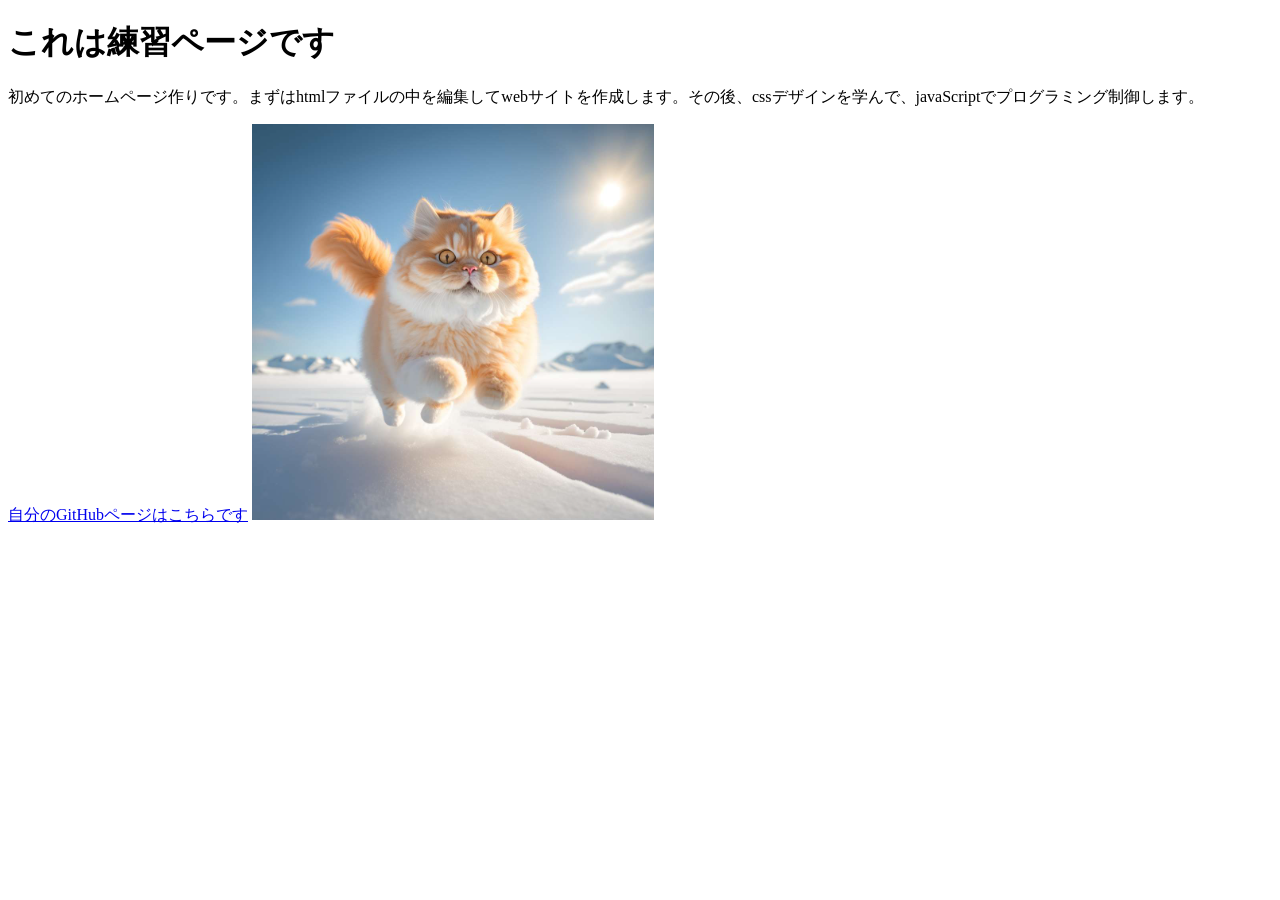
<file: index.html>
<!DOCTYPE html>
<html lang="en">
<head>
  <!-- webサイトの裏設定を記入する場所 -->
    <meta charset="UTF-8">
    <meta name="viewport" content="width=device-width, initial-scale=1.0">
    <title>初のwebサイト作成</title>
</head>
<body>
  <!-- 実際にユーザーの目に触れる部分 -->
   <h1>これは練習ページです</h1>
   <p>初めてのホームページ作りです。まずはhtmlファイルの中を編集してwebサイトを作成します。その後、cssデザインを学んで、javaScriptでプログラミング制御します。 </p>
   <!-- aタグはhrefという属性値でジャンプ先を示す -->
   <a href="https://github.com/yourusername" target="_blank">自分のGitHubページはこちらです</a>
<!-- src属性で画像ファイルで指名、alt属性で補足説明を記入 -->
   <img src="cat.png" alt="猫の画像">
  </body>
</html>
</file>
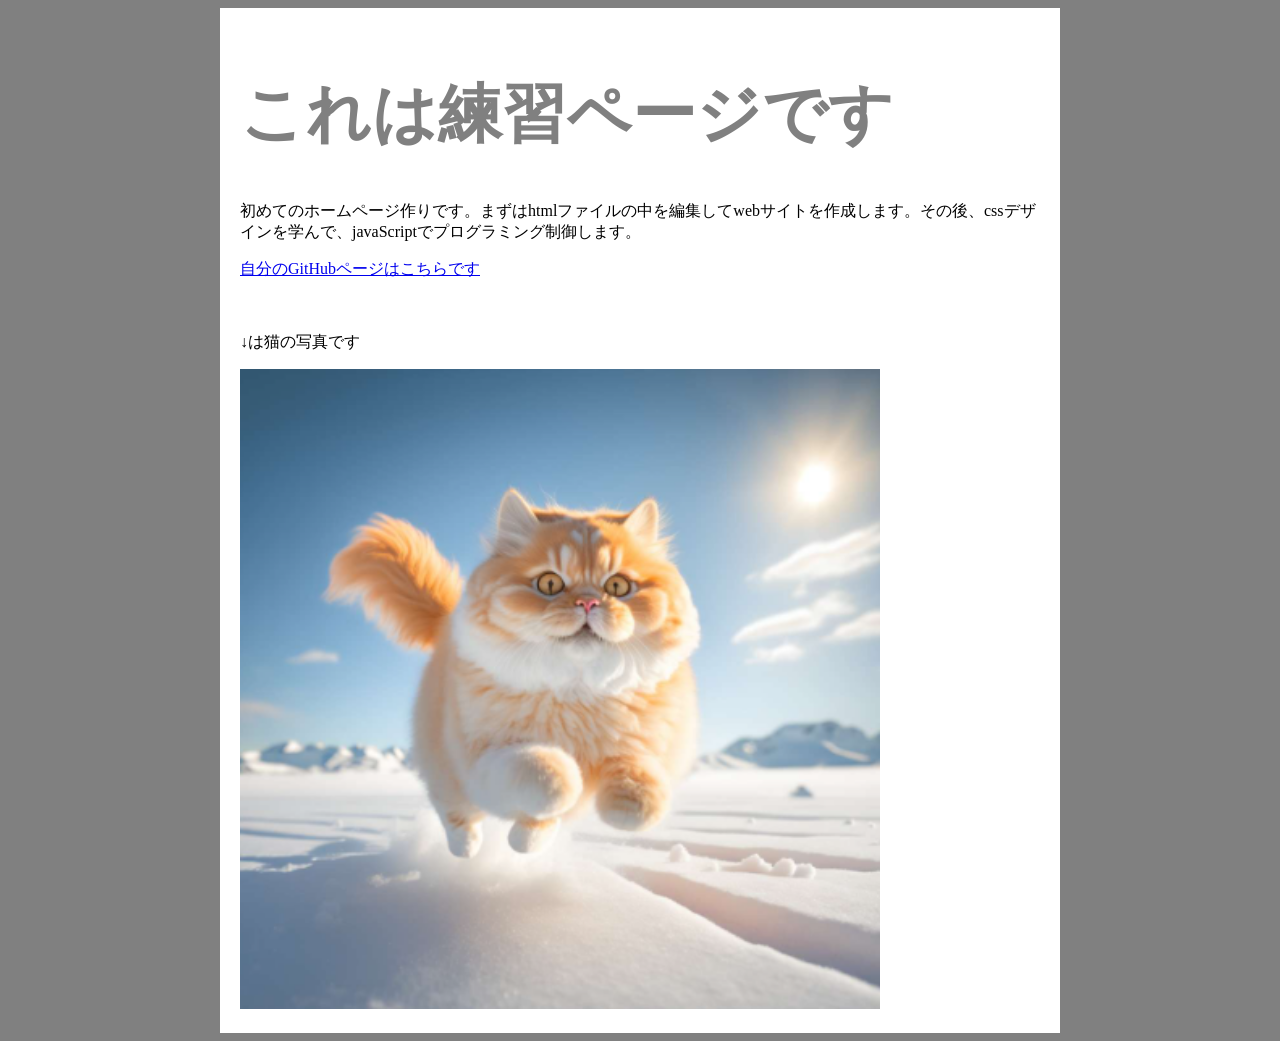
<file: web_programming/index.html>
<!DOCTYPE html>
<html lang="en">

<head>
  <!-- webサイトの裏設定を記入する場所 -->
  <meta charset="UTF-8">
  <meta name="viewport" content="width=device-width, initial-scale=1.0">
  <title>初のwebサイト作成</title>
  <link rel="stylesheet" href="style.css">
</head>

<body>
  <div class="inner">
    <!-- 実際にユーザーの目に触れる部分 -->
    <h1>これは練習ページです</h1>
    <p>初めてのホームページ作りです。まずはhtmlファイルの中を編集してwebサイトを作成します。その後、cssデザインを学んで、javaScriptでプログラミング制御します。 </p>
    <!-- aタグはhrefという属性値でジャンプ先を示す -->
    <a href="https://github.com/yourusername" target="_blank">自分のGitHubページはこちらです</a>
    <br>
    <br>
    <br>
    <!-- src属性で画像ファイルで指名、alt属性で補足説明を記入 -->
    <!-- 自動改行はalt + shift + F -->
    <p>↓は猫の写真です</p>

    <img src="cat.png" alt="猫の画像">
  </div>
  
  <!-- script.jpという名前のJavaScriptと連動 -->

  <script src="script.js"></script>


</body>

</html>
</file>
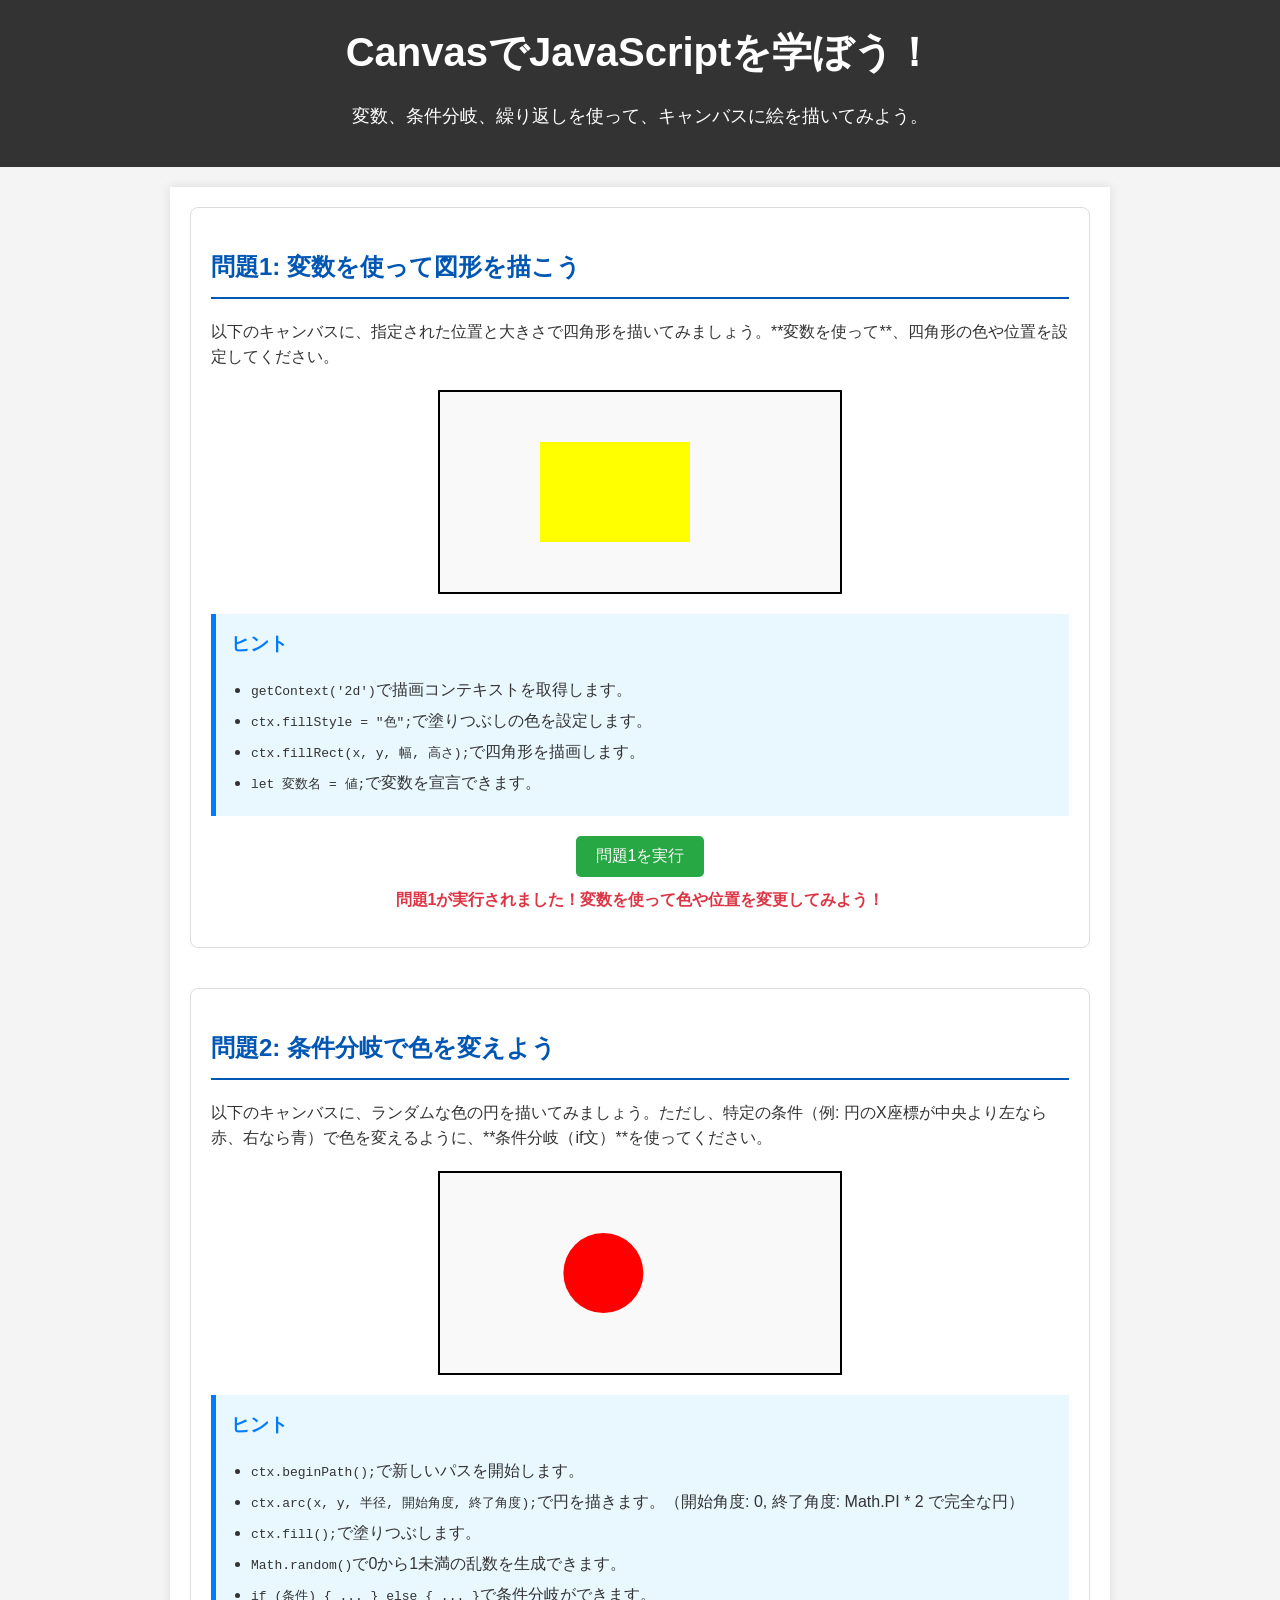
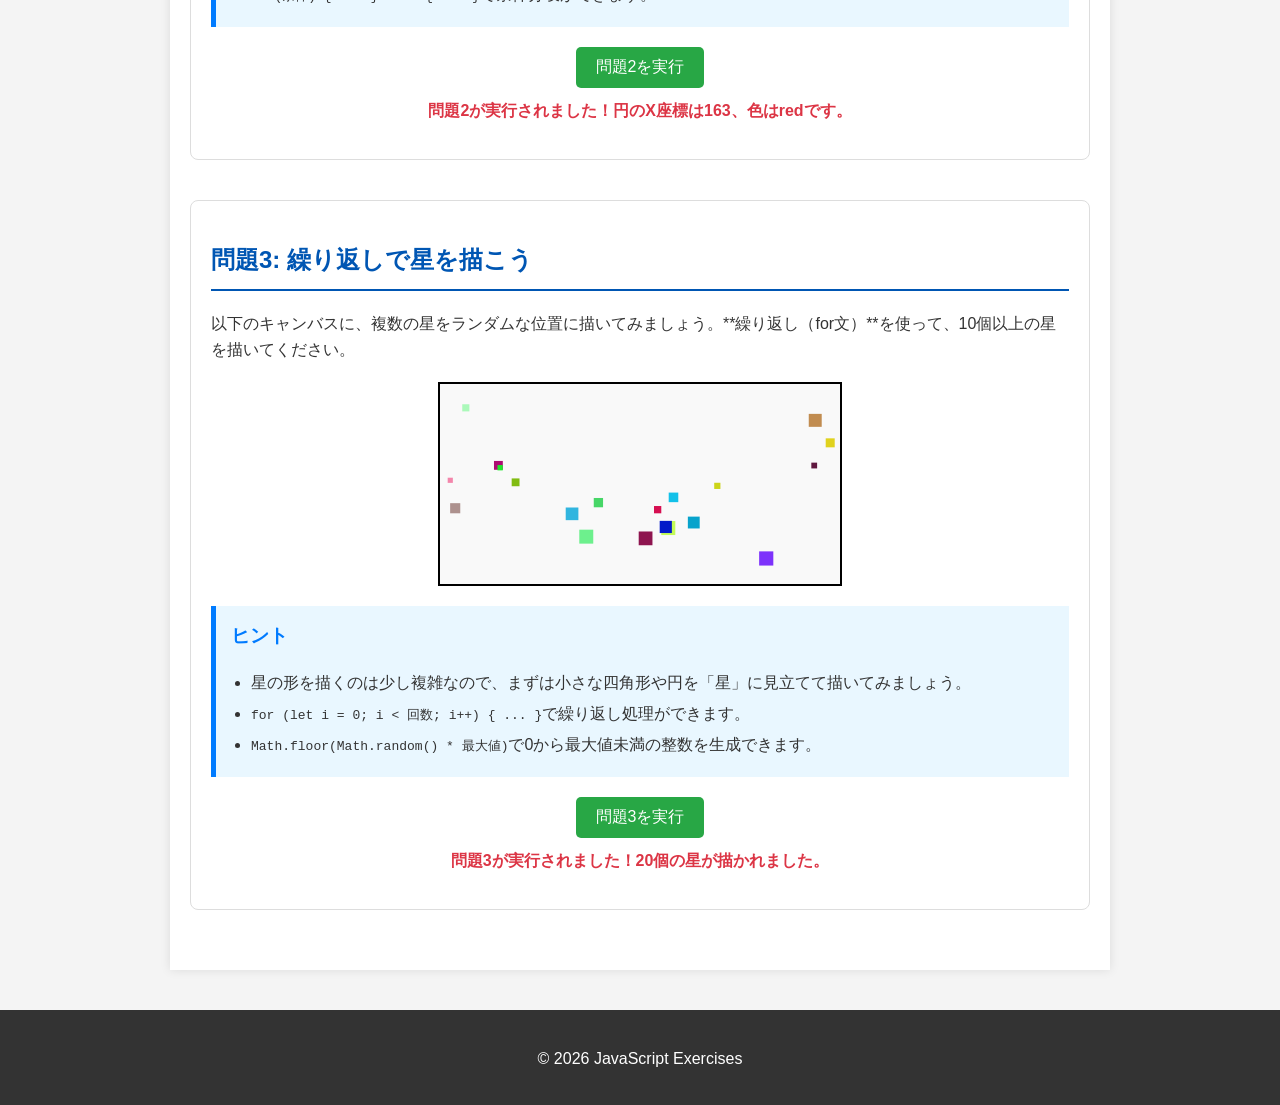
<file: web_programming/Example/index.html>
<!doctype html>
<html lang="ja">
<head>
    <meta charset="UTF-8" />
    <meta name="viewport" content="width=device-width, initial-scale=1.0" />
    <title>JavaScript初心者演習 - Canvas編</title>
    <link rel="stylesheet" href="css/style.css" />
</head>
<body>
    <header>
        <h1>CanvasでJavaScriptを学ぼう！</h1>
        <p>変数、条件分岐、繰り返しを使って、キャンバスに絵を描いてみよう。</p>
    </header>

    <main>
        <section class="exercise-section">
            <h2>問題1: 変数を使って図形を描こう</h2>
            <p>以下のキャンバスに、指定された位置と大きさで四角形を描いてみましょう。**変数を使って**、四角形の色や位置を設定してください。</p>
            <canvas id="canvas1" width="400" height="200"></canvas>
            <div class="hint">
                <h3>ヒント</h3>
                <ul>
                    <li><code>getContext('2d')</code>で描画コンテキストを取得します。</li>
                    <li><code>ctx.fillStyle = "色";</code>で塗りつぶしの色を設定します。</li>
                    <li><code>ctx.fillRect(x, y, 幅, 高さ);</code>で四角形を描画します。</li>
                    <li><code>let 変数名 = 値;</code>で変数を宣言できます。</li>
                </ul>
            </div>
            <button onclick="executeExercise1()">問題1を実行</button>
            <p id="result1" class="result"></p>
        </section>

        <section class="exercise-section">
            <h2>問題2: 条件分岐で色を変えよう</h2>
            <p>以下のキャンバスに、ランダムな色の円を描いてみましょう。ただし、特定の条件（例: 円のX座標が中央より左なら赤、右なら青）で色を変えるように、**条件分岐（if文）**を使ってください。</p>
            <canvas id="canvas2" width="400" height="200"></canvas>
            <div class="hint">
                <h3>ヒント</h3>
                <ul>
                    <li><code>ctx.beginPath();</code>で新しいパスを開始します。</li>
                    <li><code>ctx.arc(x, y, 半径, 開始角度, 終了角度);</code>で円を描きます。（開始角度: 0, 終了角度: Math.PI * 2 で完全な円）</li>
                    <li><code>ctx.fill();</code>で塗りつぶします。</li>
                    <li><code>Math.random()</code>で0から1未満の乱数を生成できます。</li>
                    <li><code>if (条件) { ... } else { ... }</code>で条件分岐ができます。</li>
                </ul>
            </div>
            <button onclick="executeExercise2()">問題2を実行</button>
            <p id="result2" class="result"></p>
        </section>

        <section class="exercise-section">
            <h2>問題3: 繰り返しで星を描こう</h2>
            <p>以下のキャンバスに、複数の星をランダムな位置に描いてみましょう。**繰り返し（for文）**を使って、10個以上の星を描いてください。</p>
            <canvas id="canvas3" width="400" height="200"></canvas>
            <div class="hint">
                <h3>ヒント</h3>
                <ul>
                    <li>星の形を描くのは少し複雑なので、まずは小さな四角形や円を「星」に見立てて描いてみましょう。</li>
                    <li><code>for (let i = 0; i < 回数; i++) { ... }</code>で繰り返し処理ができます。</li>
                    <li><code>Math.floor(Math.random() * 最大値)</code>で0から最大値未満の整数を生成できます。</li>
                </ul>
            </div>
            <button onclick="executeExercise3()">問題3を実行</button>
            <p id="result3" class="result"></p>
        </section>
    </main>

    <footer>
        <p>&copy; 2026 JavaScript Exercises</p>
    </footer>

    <script src="js/script.js"></script>
</body>
</html>
</file>
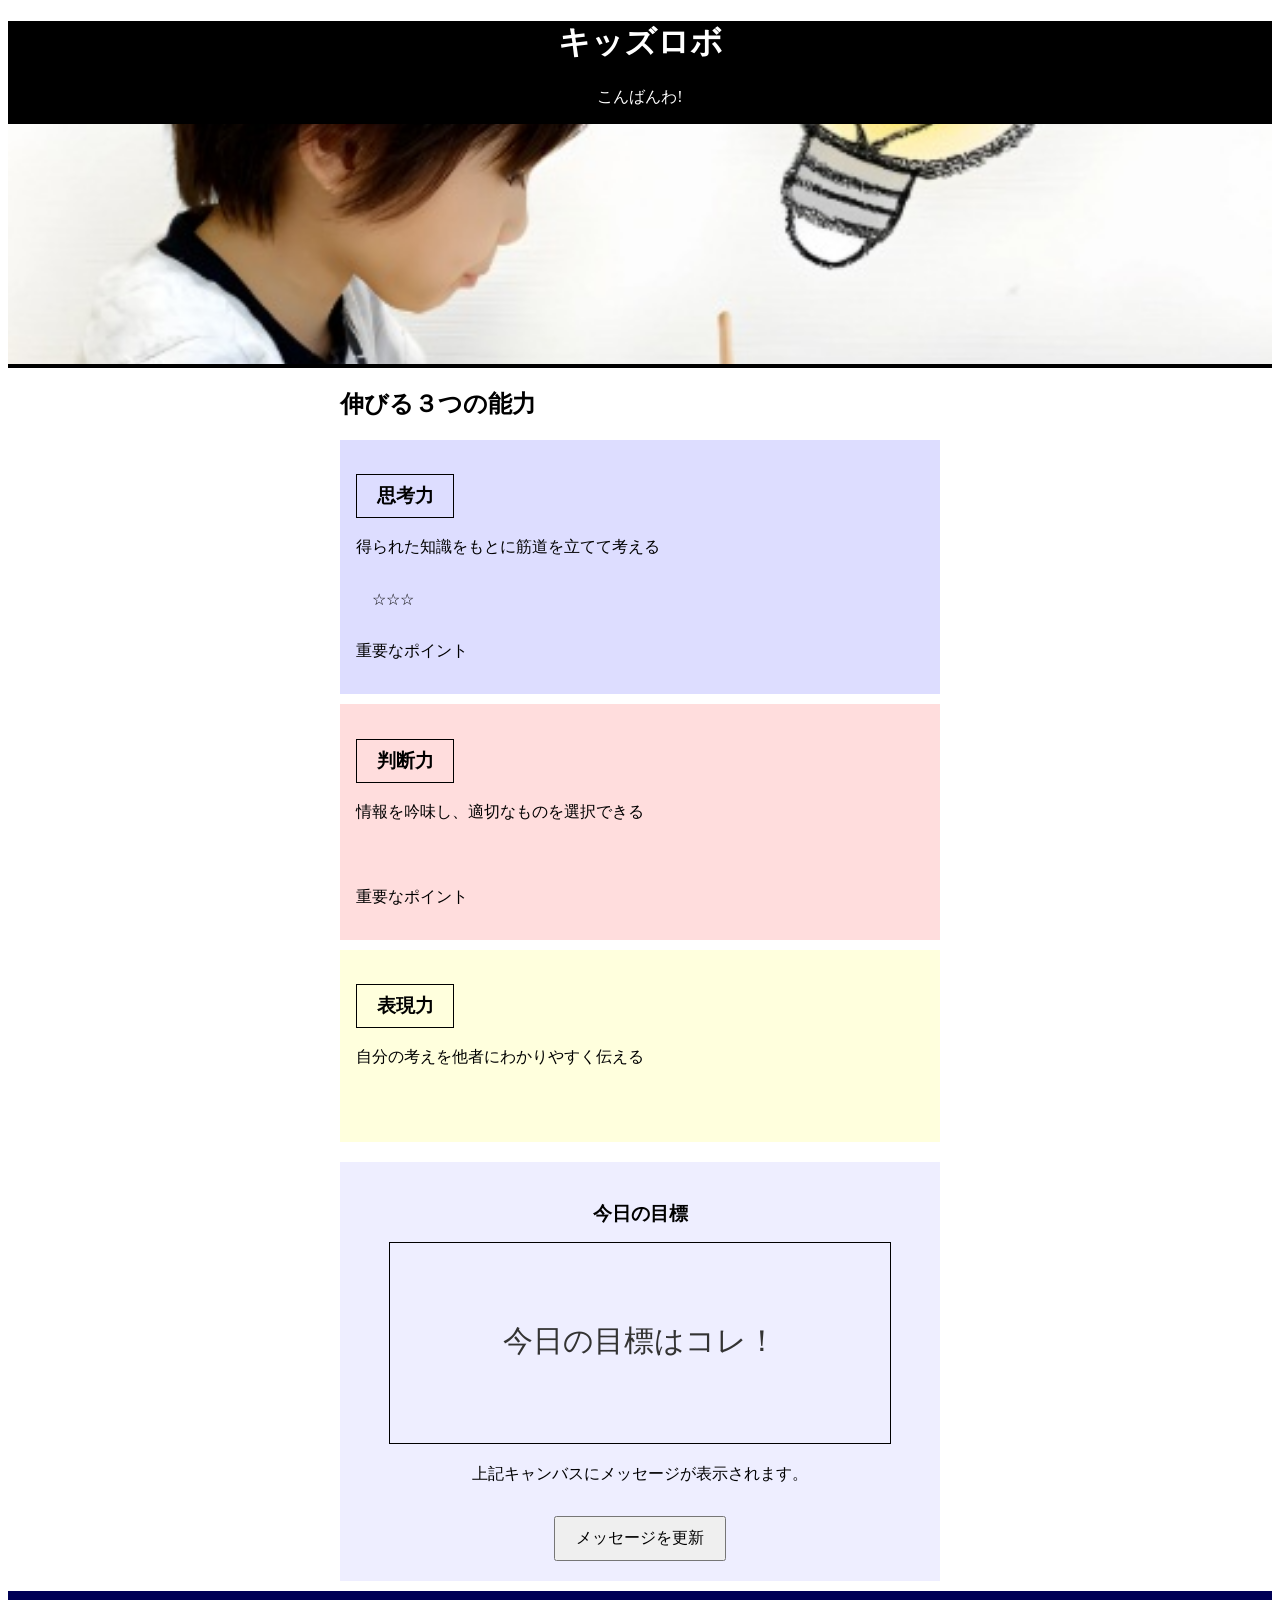
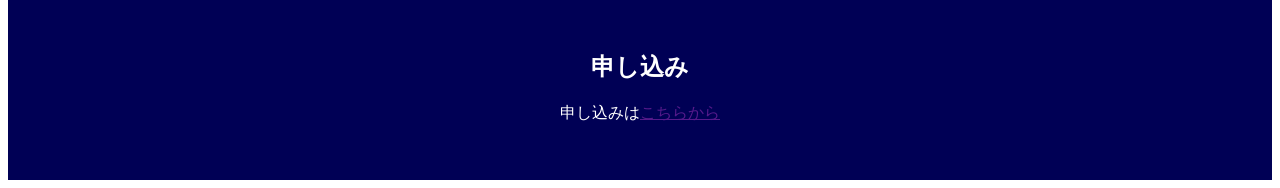
<file: web_programming/sample/index.html>
<!DOCTYPE html>
 <html lang="en">
 <head>
    <meta charset="UTF-8">
    <meta name="viewport" content="width=device-width, initial-scale=1.0">
    <title>グループタグとid・class</title>
    <link rel="stylesheet" href="css/style.css">
 </head>
 <body>
    <header>
        <h1>キッズロボ</h1>
        <p id="welcomeMessage"></p>
        <img src="img/student.jpg" alt="学習の様子">
    </header>
    <main>
        <h2>伸びる３つの能力</h2>
        <div id="blue">
            <h3 class="emp">思考力</h3>
            <p>得られた知識をもとに筋道を立てて考える</p>
        <div id="stars1" data="3">
        
        </div>
                <p>重要なポイント</p>
        </div>
        <div id="pink">
            <h3 class="emp">判断力</h3>
            <p>情報を吟味し、適切なものを選択できる</p>
                <div id="stars2" data="4"></div>
                    <p>重要なポイント</p>
        </div>
        <div id="yellow">
            <h3 class="emp">表現力</h3>
            <p>自分の考えを他者にわかりやすく伝える</p>
                <div id="stars3" data="5"></div>
        </div>


<div class="canvas-section">
    <h3>今日の目標</h3>
   <canvas id="myCanvas" width="500" height="200" style="border: 1px solid #000;"></canvas>
   <p>上記キャンバスにメッセージが表示されます。</p>
   <button id="updateCanvasText">メッセージを更新</button>
</div>

    </main>
    <footer>
        <h2>申し込み</h2>
        <p>申し込みは<a href="">こちらから</a></p>
    </footer>

    <script src="js/script.js"></script>

 </body>
 </html>
</file>
<file: web_programming/style.css>
h1{
    /* 文字色 */
    color: gray;
    /* 文字ぞろえ */
    /* text-align: center; */
    /* 文字の大きさ */
    font-size: 64px;
}

img{
    /* 幅」 */
    width:640px;
    /* 縦 */
    height: 640px;
    /* 画像の比率の自動調整 */
    object-fit:cover;
}

.inner{
    max-width: 800px;
    padding: 20px;
    margin-right: auto;
    margin-left: auto;
    background: white;
}

body{
    background: gray;
}
</file>
<file: web_programming/Example/css/style.css>
body {
    font-family: 'Arial', sans-serif;
    margin: 0;
    padding: 0;
    background-color: #f4f4f4;
    color: #333;
    line-height: 1.6;
}

header {
    background-color: #333;
    color: #fff;
    padding: 20px 0;
    text-align: center;
}

header h1 {
    margin: 0;
    font-size: 2.5em;
}

header p {
    font-size: 1.1em;
}

main {
    width: 80%;
    max-width: 900px;
    margin: 20px auto;
    padding: 20px;
    background-color: #fff;
    box-shadow: 0 0 10px rgba(0, 0, 0, 0.1);
}

.exercise-section {
    margin-bottom: 40px;
    padding: 20px;
    border: 1px solid #ddd;
    border-radius: 8px;
    background-color: #fff;
}

.exercise-section h2 {
    color: #0056b3;
    border-bottom: 2px solid #0056b3;
    padding-bottom: 10px;
    margin-bottom: 20px;
}

.exercise-section p {
    margin-bottom: 15px;
}

canvas {
    display: block;
    border: 2px solid #000;
    margin: 20px auto;
    background-color: #f9f9f9;
}

.hint {
    background-color: #e9f7ff;
    border-left: 5px solid #007bff;
    padding: 15px;
    margin: 20px 0;
}

.hint h3 {
    margin-top: 0;
    color: #007bff;
}

.hint ul {
    margin: 0;
    padding-left: 20px;
}

.hint li {
    margin-bottom: 5px;
}

button {
    display: block;
    margin: 20px auto 10px auto;
    padding: 10px 20px;
    font-size: 1em;
    color: #fff;
    background-color: #28a745;
    border: none;
    border-radius: 5px;
    cursor: pointer;
    transition: background-color 0.3s ease;
}

button:hover {
    background-color: #218838;
}

.result {
    text-align: center;
    font-weight: bold;
    color: #dc3545; /* デフォルトはエラー表示のような色 */
    margin-top: 10px;
}

footer {
    text-align: center;
    padding: 20px;
    background-color: #333;
    color: #fff;
    margin-top: 40px;
}
</file>
<file: web_programming/sample/css/style.css>
header {
 /*背景*/   background-color: #000; 
}

header p {
    color: #fff;
    text-align: center;
}



h1 {
 /*文字色*/   color: #fff; 
 /*文字ぞろえを中央に*/
 text-align: center;
}

img {
 /*幅*/  
  width: 100%;
 /*高さ*/
height: 240px;
/*写真をいい感じにトリミング*/
object-fit:cover
}


main{
    width: 600px;
    /* background: #ff0; */

/*余白margin*/
/*左と右の余白をいい感じに整える*/
margin-left: auto;
margin-right: auto;
}

footer {
   background: #005;
   /*内側の余白*/
   padding: 40px;
}

footer h2 {
    color: #fff;
    text-align: center;
}

footer p {
    color: #fff;
    text-align: center;
}

div {
    /* background: #ddd; */
    padding: 16px;
    margin-bottom: 10px;
}


#blue {
    background: #ddf;
}

#pink {
    background: #fdd;
}

#yellow {
    background: #ffd;
}

.emp{
    border: 1px solid #000;
    width: 80px;
    padding: 8px;
    text-align: center;
}







/* カラーコード */
/* ＃から始まる6桁コード
赤2桁、緑2桁、青2桁
の組み合わせで色が決まる
00が一番弱くffが一番強い
赤ff緑00青00（#ff0000)は「真っ赤」ということ
値は16進数
00,01,02,03,04,05,06,07,08,09,0a,0b,0c,0d,0e,0f,10‥‥という形で繰り上がっていく */
/* 3系統ともゾロ目の時に限り省略可
aabbcc⇒abc
ff55dd⇒f5d
000000⇒000
ffffff⇒fff */

/* Canvasセクションのスタイル */
.canvas-section {
    background: #eef;
    padding: 20px;
    margin-top: 20px;
    text-align: center;
}

.canvas-section h3 {
    margin-bottom: 15px;
}

.canvas-section button {
    margin-top: 15px;
    padding: 10px 20px;
    font-size: 16px;
    cursor: pointer;
}
</file>
